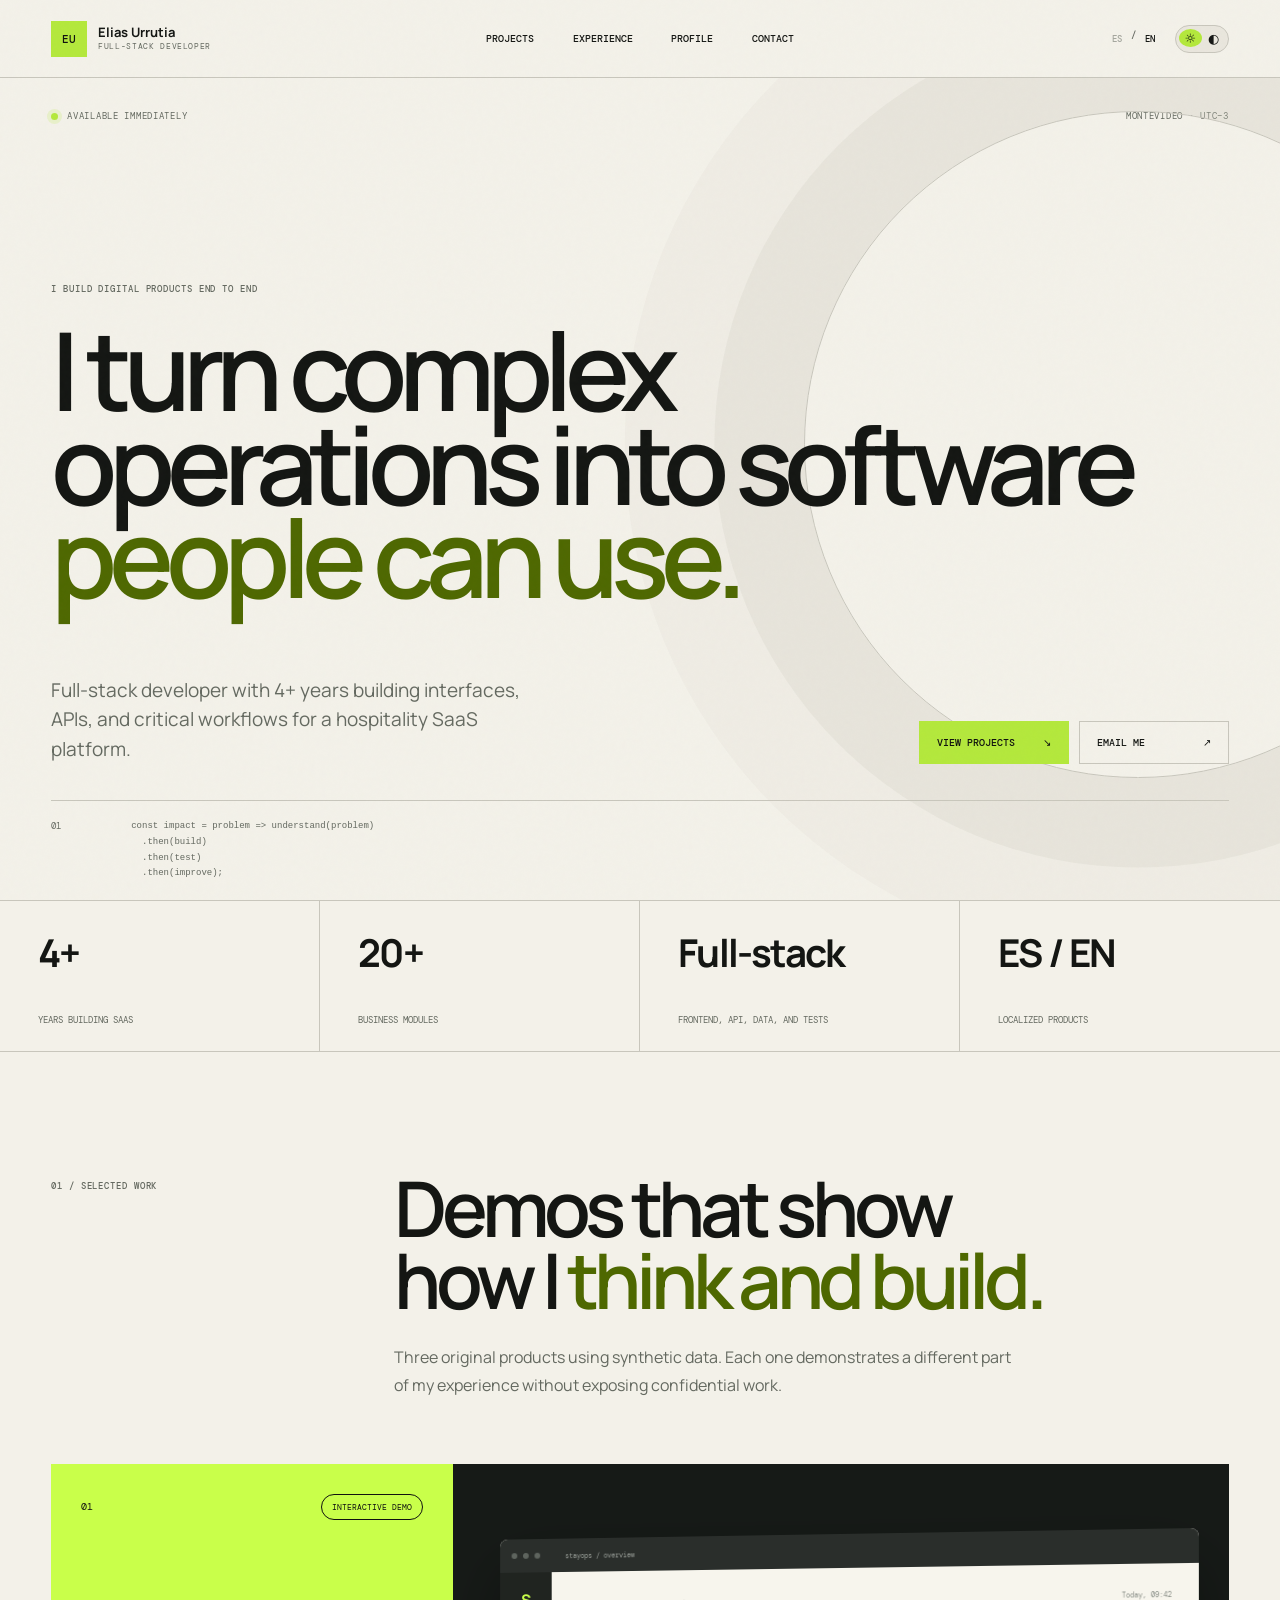
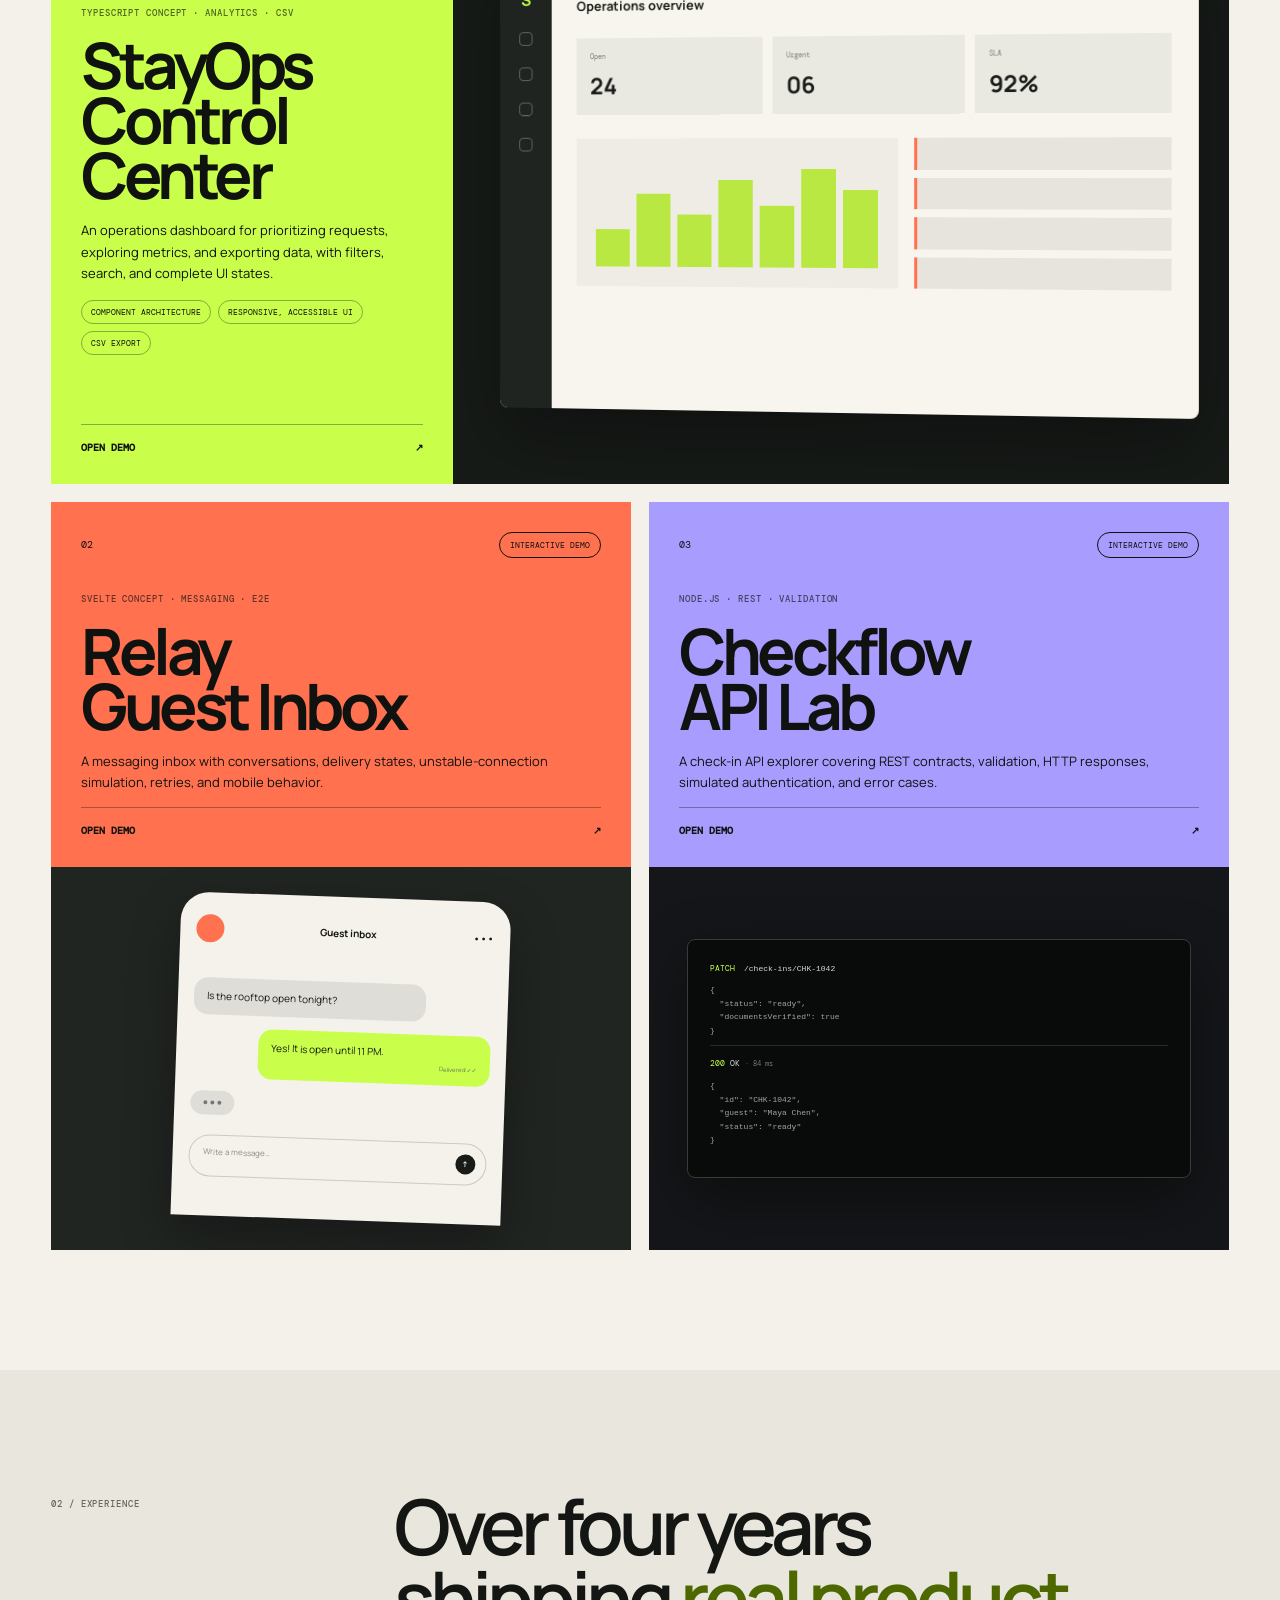
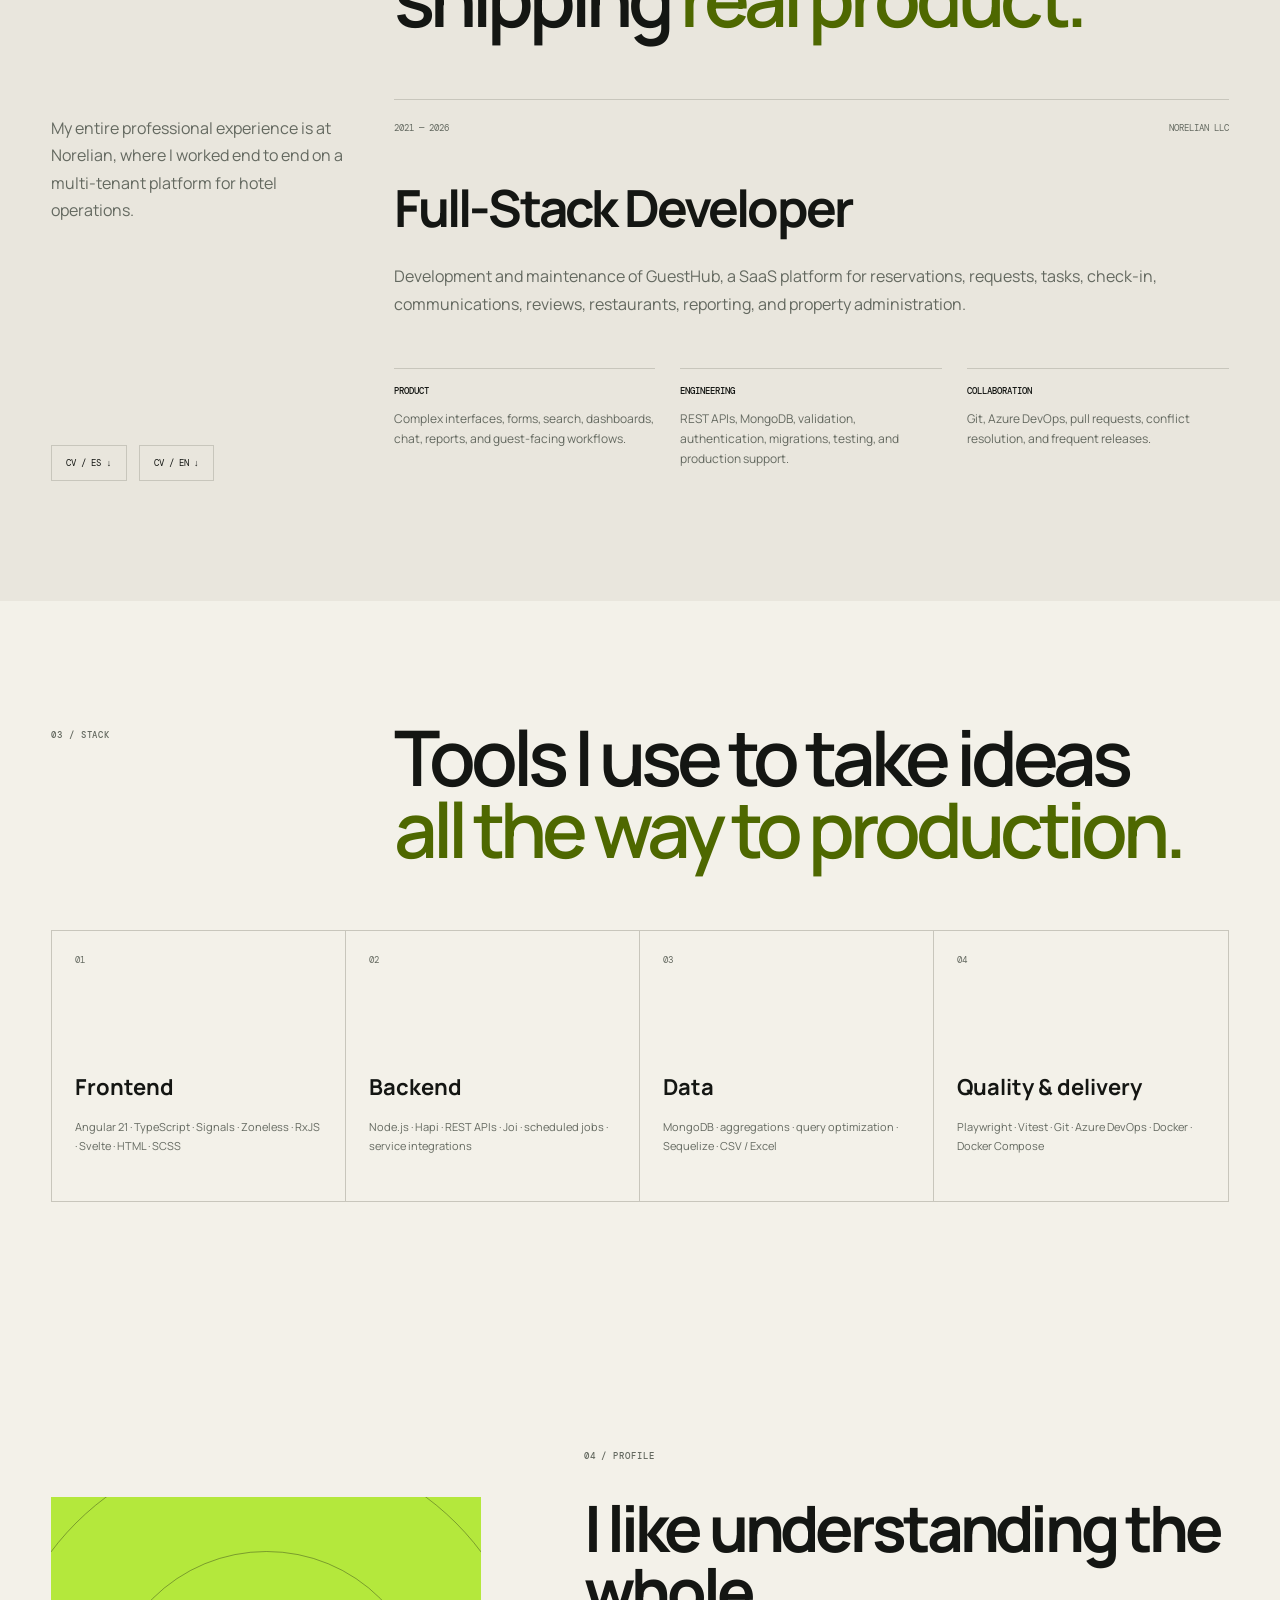
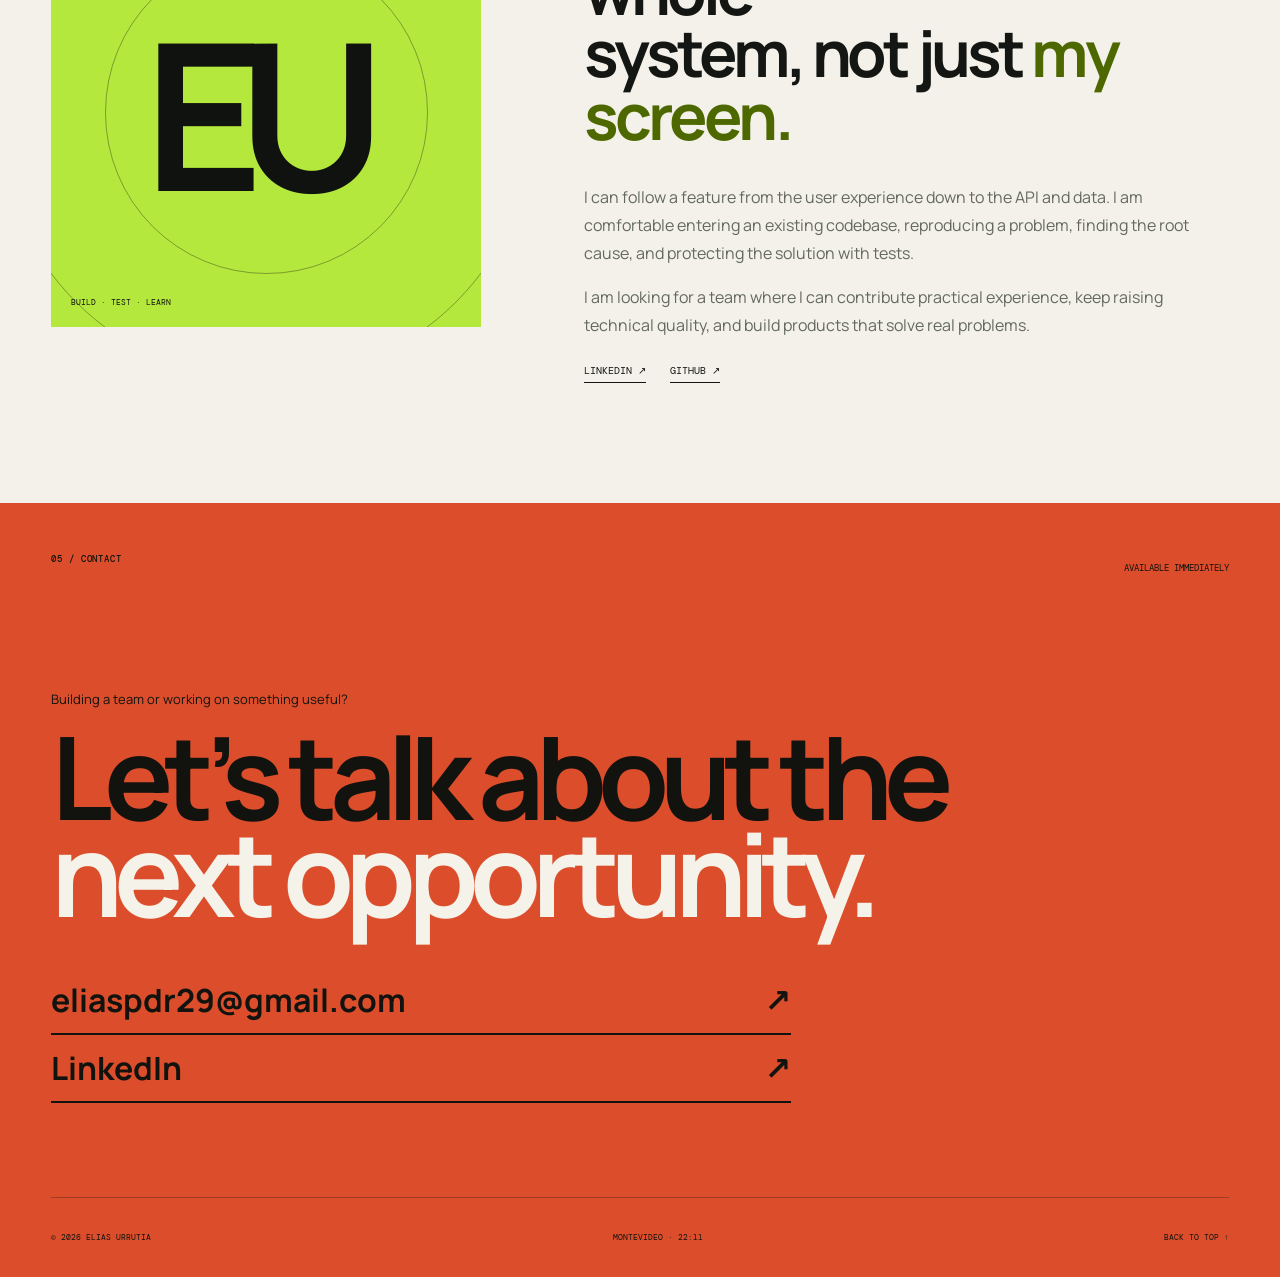
<file: index.html>
<!doctype html>
<html lang="es" data-theme="dark">
  <head>
    <meta charset="UTF-8" />
    <meta name="viewport" content="width=device-width, initial-scale=1.0" />
    <meta name="theme-color" content="#0b0d0c" />
    <meta name="description" content="Portafolio de Elias Urrutia, desarrollador full-stack especializado en Angular, TypeScript, Svelte y Node.js." />
    <meta property="og:title" content="Elias Urrutia — Full-Stack Developer" />
    <meta property="og:description" content="Software para operaciones complejas, construido de punta a punta." />
    <meta property="og:type" content="website" />
    <title>Elias Urrutia — Full-Stack Developer</title>
    <link rel="preconnect" href="https://fonts.googleapis.com" />
    <link rel="preconnect" href="https://fonts.gstatic.com" crossorigin />
    <link href="https://fonts.googleapis.com/css2?family=DM+Mono:wght@400;500&family=Manrope:wght@400;500;600;700;800&display=swap" rel="stylesheet" />
    <link rel="stylesheet" href="styles.css?v=20260920-2" />
    <script src="script.js?v=20260920-2" defer></script>
  </head>
  <body>
    <a class="skip-link" href="#main" data-i18n="skip">Saltar al contenido</a>
    <div class="noise" aria-hidden="true"></div>
    <header class="site-header">
      <a class="brand" href="#home" aria-label="Elias Urrutia — inicio"><span class="brand-mark">EU</span><span class="brand-copy">Elias Urrutia<small>Full-stack developer</small></span></a>
      <button class="menu-button" type="button" aria-expanded="false" aria-controls="site-nav"><span></span><span></span><span class="sr-only" data-i18n="menu">Abrir menú</span></button>
      <nav id="site-nav" aria-label="Navegación principal"><a href="#work" data-i18n="navWork">Proyectos</a><a href="#experience" data-i18n="navExperience">Experiencia</a><a href="#about" data-i18n="navAbout">Perfil</a><a href="#contact" data-i18n="navContact">Contacto</a></nav>
      <div class="header-tools"><div class="language-switch" role="group" aria-label="Idioma"><button type="button" data-lang="es" aria-pressed="true">ES</button><span>/</span><button type="button" data-lang="en" aria-pressed="false">EN</button></div><button class="theme-button" type="button" aria-label="Cambiar tema" data-theme-toggle><span class="sun">☼</span><span class="moon">◐</span></button></div>
    </header>

    <main id="main">
      <section class="hero" id="home" aria-labelledby="hero-title">
        <div class="hero-meta reveal"><p class="availability"><span></span><span data-i18n="availability">Disponibilidad inmediata</span></p><p>MONTEVIDEO · UTC−3</p></div>
        <div class="hero-copy reveal"><p class="kicker" data-i18n="heroKicker">Desarrollo productos digitales de punta a punta</p><h1 id="hero-title" data-i18n-html="heroTitle">Convierto operaciones<br />complejas en software<br /><em>simple de usar.</em></h1></div>
        <div class="hero-footer reveal"><p data-i18n="heroBody">Desarrollador full-stack con más de cuatro años creando interfaces, APIs y flujos críticos para una plataforma SaaS hotelera.</p><div class="hero-actions"><a class="button button--solid" href="#work"><span data-i18n="viewWork">Ver proyectos</span><span aria-hidden="true">↘</span></a><a class="button button--ghost" href="mailto:eliaspdr29@gmail.com"><span data-i18n="emailMe">Escríbeme</span><span aria-hidden="true">↗</span></a></div></div>
        <div class="hero-code" aria-hidden="true"><span>01</span><code>const impact = problem =&gt; understand(problem)<br />&nbsp;&nbsp;.then(build)<br />&nbsp;&nbsp;.then(test)<br />&nbsp;&nbsp;.then(improve);</code></div>
      </section>

      <section class="proof" aria-label="Resumen profesional"><article><strong>4+</strong><span data-i18n="years">años construyendo SaaS</span></article><article><strong>20+</strong><span data-i18n="modules">módulos de negocio</span></article><article><strong>Full-stack</strong><span data-i18n="endToEnd">frontend, API, datos y pruebas</span></article><article><strong>ES / EN</strong><span data-i18n="localized">productos internacionalizados</span></article></section>

      <section class="work section" id="work" aria-labelledby="work-title">
        <div class="section-head reveal"><p class="section-label">01 / <span data-i18n="selectedWork">Trabajo seleccionado</span></p><div><h2 id="work-title" data-i18n-html="workTitle">Demos que enseñan<br />cómo <em>pienso y construyo.</em></h2><p data-i18n="workIntro">Tres productos originales con datos sintéticos. Cada uno demuestra una parte distinta de mi experiencia sin exponer trabajo confidencial.</p></div></div>
        <div class="project-grid">
          <article class="project-card project-card--wide reveal">
            <div class="project-info"><div class="project-top"><span>01</span><span class="status-chip" data-i18n="liveDemo">Demo interactiva</span></div><div><p class="project-type">TYPESCRIPT CONCEPT · ANALYTICS · CSV</p><h3>StayOps<br />Control Center</h3><p data-i18n="dashboardDescription">Panel operativo para priorizar solicitudes, explorar métricas y exportar información. Incluye filtros, búsqueda y estados reales de interfaz.</p><ul><li>Component architecture</li><li data-i18n="responsiveUi">Interfaz responsive y accesible</li><li data-i18n="exportCsv">Exportación CSV</li></ul></div><a class="project-link" href="dashboard.html"><span data-i18n="openDemo">Abrir demo</span><span>↗</span></a></div>
            <div class="project-preview dashboard-preview" aria-hidden="true"><div class="preview-window"><div class="window-bar"><i></i><i></i><i></i><span>stayops / overview</span></div><div class="dash-shell"><aside><b>S</b><i></i><i></i><i></i><i></i></aside><div class="dash-content"><div class="dash-heading"><span>Operations overview</span><small>Today, 09:42</small></div><div class="metric-row"><span><small>Open</small><b>24</b></span><span><small>Urgent</small><b>06</b></span><span><small>SLA</small><b>92%</b></span></div><div class="dash-lower"><div class="bars"><i></i><i></i><i></i><i></i><i></i><i></i><i></i></div><div class="ticket-list"><span></span><span></span><span></span><span></span></div></div></div></div></div></div>
          </article>
          <article class="project-card reveal">
            <div class="project-info"><div class="project-top"><span>02</span><span class="status-chip" data-i18n="liveDemo">Demo interactiva</span></div><div><p class="project-type">SVELTE CONCEPT · MESSAGING · E2E</p><h3>Relay<br />Guest Inbox</h3><p data-i18n="chatDescription">Bandeja de mensajería con conversaciones, estados de entrega, conexión inestable, reintentos y comportamiento móvil.</p></div><a class="project-link" href="chat.html"><span data-i18n="openDemo">Abrir demo</span><span>↗</span></a></div>
            <div class="project-preview chat-preview" aria-hidden="true"><div class="chat-phone"><div class="chat-phone-top"><i></i><span>Guest inbox</span><b>•••</b></div><div class="bubble bubble--them">Is the rooftop open tonight?</div><div class="bubble bubble--me">Yes! It is open until 11 PM.<small>Delivered ✓✓</small></div><div class="typing"><i></i><i></i><i></i></div><div class="composer">Write a message… <b>↑</b></div></div></div>
          </article>
          <article class="project-card project-card--dark reveal">
            <div class="project-info"><div class="project-top"><span>03</span><span class="status-chip" data-i18n="liveDemo">Demo interactiva</span></div><div><p class="project-type">NODE.JS · REST · VALIDATION</p><h3>Checkflow<br />API Lab</h3><p data-i18n="apiDescription">Explorador de una API de check-in: contratos REST, validación, respuestas HTTP, autenticación simulada y casos de error.</p></div><a class="project-link" href="api.html"><span data-i18n="openDemo">Abrir demo</span><span>↗</span></a></div>
            <div class="project-preview api-preview" aria-hidden="true"><div class="terminal"><div><span class="method">PATCH</span><code>/check-ins/CHK-1042</code></div><pre>{
  "status": "ready",
  "documentsVerified": true
}</pre><p><i>200</i> OK <small>· 84 ms</small></p><pre>{
  "id": "CHK-1042",
  "guest": "Maya Chen",
  "status": "ready"
}</pre></div></div>
          </article>
        </div>
      </section>

      <section class="experience section" id="experience" aria-labelledby="experience-title">
        <div class="section-head section-head--compact reveal"><p class="section-label">02 / <span data-i18n="experience">Experiencia</span></p><h2 id="experience-title" data-i18n-html="experienceTitle">Más de cuatro años<br />entregando <em>producto real.</em></h2></div>
        <div class="experience-layout"><aside class="experience-summary reveal"><p data-i18n="experienceSummary">Toda mi experiencia profesional corresponde a Norelian, donde trabajé de punta a punta en una plataforma multi-tenant para operaciones hoteleras.</p><div class="cv-actions"><a href="CV_ELIAS_URRUTIA_ES.pdf" download>CV / ES ↓</a><a href="CV_ELIAS_URRUTIA_EN.pdf" download>CV / EN ↓</a></div></aside><article class="role reveal"><div class="role-meta"><span>2021 — 2026</span><span>NORELIAN LLC</span></div><h3 data-i18n="roleTitle">Desarrollador Full-Stack</h3><p data-i18n="roleBody">Desarrollo y mantenimiento de GuestHub, una plataforma SaaS para reservaciones, solicitudes, tareas, check-in, comunicaciones, reseñas, restaurantes, reportes y administración de propiedades.</p><div class="role-columns"><div><h4 data-i18n="product">Producto</h4><p data-i18n="productBody">Interfaces complejas, formularios, buscadores, dashboards, chat, reportes y flujos para huéspedes.</p></div><div><h4 data-i18n="engineering">Ingeniería</h4><p data-i18n="engineeringBody">APIs REST, MongoDB, validación, autenticación, migraciones, pruebas y soporte de producción.</p></div><div><h4 data-i18n="collaboration">Colaboración</h4><p data-i18n="collaborationBody">Git, Azure DevOps, pull requests, resolución de conflictos y entregas frecuentes.</p></div></div></article></div>
      </section>

      <section class="stack section" aria-labelledby="stack-title"><div class="section-head section-head--compact reveal"><p class="section-label">03 / STACK</p><h2 id="stack-title" data-i18n-html="stackTitle">Herramientas que uso para<br /><em>llevar ideas a producción.</em></h2></div><div class="stack-grid reveal"><article><span>01</span><h3>Frontend</h3><p>Angular 21 · TypeScript · Signals · Zoneless · RxJS · Svelte · HTML · SCSS</p></article><article><span>02</span><h3>Backend</h3><p>Node.js · Hapi · REST APIs · Joi · scheduled jobs · service integrations</p></article><article><span>03</span><h3>Data</h3><p>MongoDB · aggregations · query optimization · Sequelize · CSV / Excel</p></article><article><span>04</span><h3>Quality &amp; delivery</h3><p>Playwright · Vitest · Git · Azure DevOps · Docker · Docker Compose</p></article></div></section>

      <section class="about section" id="about" aria-labelledby="about-title"><div class="about-visual reveal" aria-hidden="true"><span class="orbit orbit--one"></span><span class="orbit orbit--two"></span><strong>EU</strong><small>BUILD · TEST · LEARN</small></div><div class="about-copy reveal"><p class="section-label">04 / <span data-i18n="profile">Perfil</span></p><h2 id="about-title" data-i18n-html="aboutTitle">Me gusta entender el sistema<br />completo, no sólo <em>mi pantalla.</em></h2><p data-i18n="aboutBody">Puedo seguir una funcionalidad desde la experiencia del usuario hasta la API y los datos. Me siento cómodo entrando en código existente, reproduciendo un problema, encontrando la causa raíz y protegiendo la solución con pruebas.</p><p data-i18n="aboutGoal">Busco un equipo donde pueda aportar experiencia práctica, seguir elevando la calidad técnica y construir productos que resuelvan problemas reales.</p><div class="profile-links"><a href="https://www.linkedin.com/in/elias-urrutia-066410167/" target="_blank" rel="noreferrer">LinkedIn ↗</a><a href="https://github.com/eliasurrutia" target="_blank" rel="noreferrer">GitHub ↗</a></div></div></section>

      <section class="contact" id="contact" aria-labelledby="contact-title"><div class="contact-meta"><p class="section-label">05 / <span data-i18n="contact">Contacto</span></p><p data-i18n="availabilityShort">Disponibilidad inmediata</p></div><div class="contact-main reveal"><p data-i18n="contactKicker">¿Estás formando un equipo o construyendo algo útil?</p><h2 id="contact-title" data-i18n-html="contactTitle">Hablemos de la<br /><em>próxima oportunidad.</em></h2><div class="contact-links"><a href="mailto:eliaspdr29@gmail.com">eliaspdr29@gmail.com <span>↗</span></a><a href="https://www.linkedin.com/in/elias-urrutia-066410167/" target="_blank" rel="noreferrer">LinkedIn <span>↗</span></a></div></div><footer><p>© <span id="year">2026</span> ELIAS URRUTIA</p><p>MONTEVIDEO · <span id="local-time">00:00</span></p><a href="#home"><span data-i18n="backTop">Volver arriba</span> ↑</a></footer></section>
    </main>
  </body>
</html>
</file>
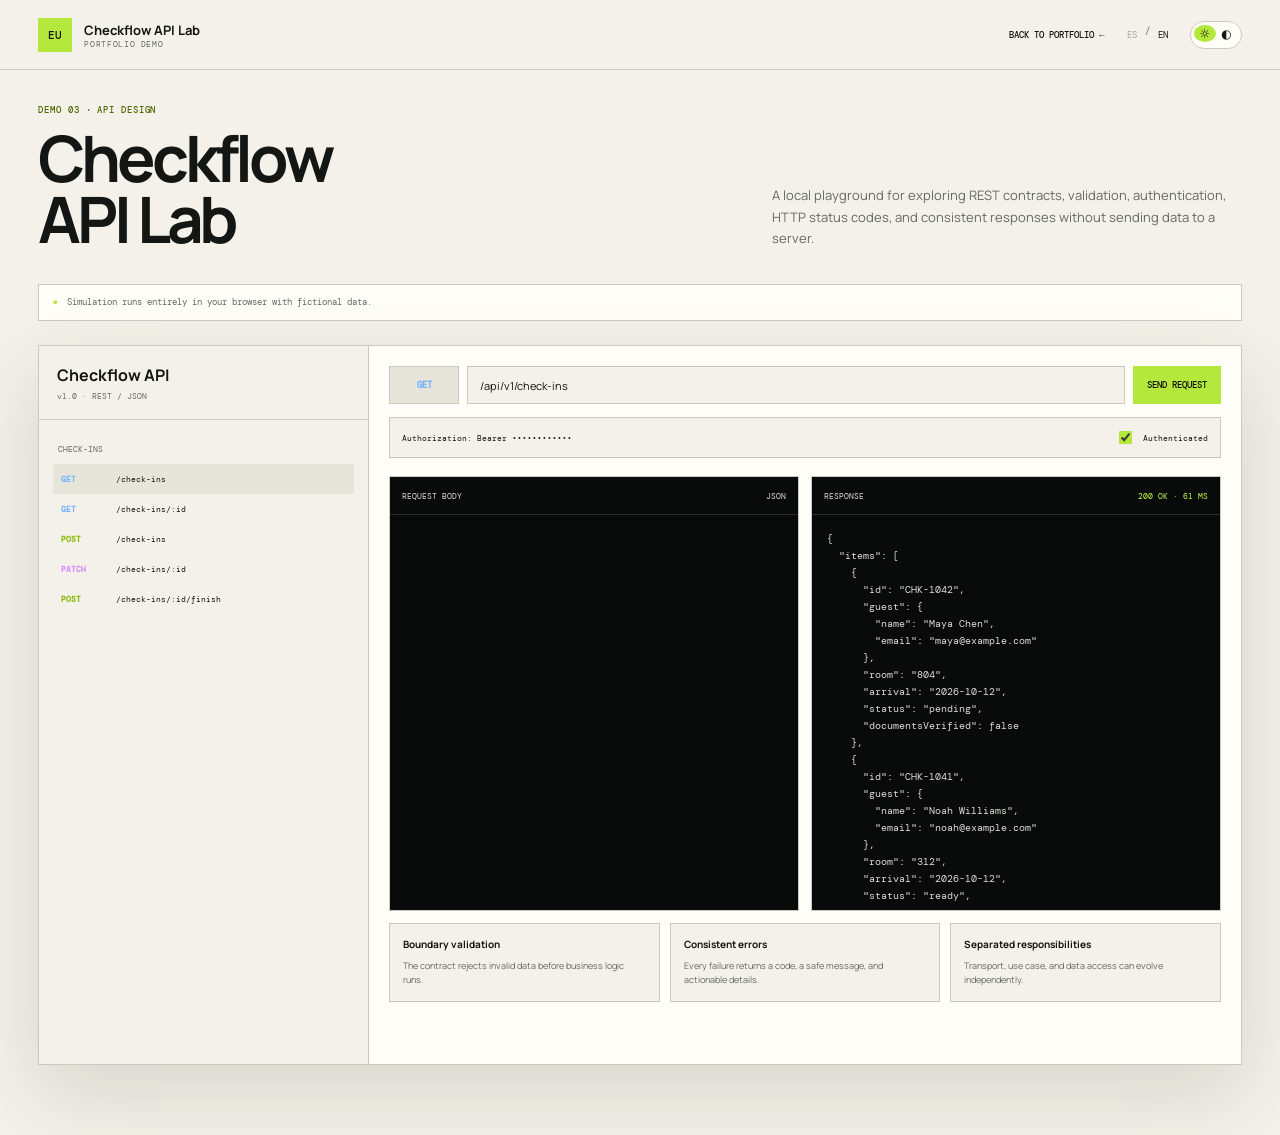
<file: api.html>
<!doctype html>
<html lang="es" data-theme="dark">
  <head><meta charset="UTF-8" /><meta name="viewport" content="width=device-width,initial-scale=1" /><meta name="theme-color" content="#0b0d0c" /><title>Checkflow API Lab — Elias Urrutia</title><link rel="preconnect" href="https://fonts.googleapis.com" /><link rel="preconnect" href="https://fonts.gstatic.com" crossorigin /><link href="https://fonts.googleapis.com/css2?family=DM+Mono:wght@400;500&family=Manrope:wght@400;500;600;700;800&display=swap" rel="stylesheet" /><link rel="stylesheet" href="demo.css" /><script src="demo-shell.js" defer></script><script src="api.js" defer></script></head>
  <body>
    <header class="demo-header"><a class="demo-brand" href="index.html"><b>EU</b><span>Checkflow API Lab<small>Portfolio demo</small></span></a><nav class="demo-nav"><a class="back-link" href="index.html"><span data-i18n="back">Volver al portafolio</span> ←</a><div class="language-switch"><button data-lang="es">ES</button><span>/</span><button data-lang="en">EN</button></div><button class="theme-button" data-theme-toggle aria-label="Cambiar tema"><span class="sun">☼</span><span class="moon">◐</span></button></nav></header>
    <main class="demo-page">
      <section class="demo-intro"><div><p class="eyebrow" data-i18n="eyebrow">Demo 03 · Diseño de APIs</p><h1>Checkflow<br />API Lab</h1></div><p data-i18n="intro">Un playground local para explorar contratos REST, validación, autenticación, estados HTTP y respuestas consistentes sin enviar información a un servidor.</p></section>
      <p class="demo-disclaimer"><b>●</b><span data-i18n="disclaimer">Simulación ejecutada completamente en el navegador con datos ficticios.</span></p>
      <section class="app-shell api-app" aria-label="Checkflow API explorer">
        <aside class="endpoint-sidebar"><div class="api-title"><h2>Checkflow API</h2><p>v1.0 · REST / JSON</p></div><div class="endpoint-group"><h3 data-i18n="checkins">Check-ins</h3><button class="endpoint active" data-route="list"><span class="http-method get">GET</span><span>/check-ins</span></button><button class="endpoint" data-route="get"><span class="http-method get">GET</span><span>/check-ins/:id</span></button><button class="endpoint" data-route="create"><span class="http-method post">POST</span><span>/check-ins</span></button><button class="endpoint" data-route="update"><span class="http-method patch">PATCH</span><span>/check-ins/:id</span></button><button class="endpoint" data-route="finish"><span class="http-method post">POST</span><span>/check-ins/:id/finish</span></button></div></aside>
        <div class="api-workspace"><div class="request-line"><span class="method-display get" id="method">GET</span><input class="field url-field" id="url" readonly value="/api/v1/check-ins" /><button class="action action--primary" id="send-request" data-i18n="run">Enviar petición</button></div><div class="auth-row"><span>Authorization: Bearer ••••••••••••</span><label class="switch"><input id="auth-toggle" type="checkbox" checked /><span data-i18n="authenticated">Autenticada</span></label></div><div class="editor-grid"><section class="code-panel"><header class="code-panel-head"><span data-i18n="body">Request body</span><span>JSON</span></header><textarea class="code-editor" id="request-body" spellcheck="false" aria-label="Request JSON"></textarea></section><section class="code-panel"><header class="code-panel-head"><span data-i18n="response">Response</span><span class="response-status" id="response-status">200 OK · 48 ms</span></header><pre class="code-response" id="response-body"></pre></section></div><div class="api-notes"><article><h3 data-i18n="validation">Validación en el límite</h3><p data-i18n="validationBody">El contrato rechaza datos inválidos antes de ejecutar la lógica de negocio.</p></article><article><h3 data-i18n="errors">Errores consistentes</h3><p data-i18n="errorsBody">Cada fallo devuelve código, mensaje seguro y detalles accionables.</p></article><article><h3 data-i18n="layers">Responsabilidades separadas</h3><p data-i18n="layersBody">Transporte, caso de uso y acceso a datos evolucionan de forma independiente.</p></article></div></div>
      </section>
    </main>
    <div class="toast" id="toast" role="status"></div>
  </body>
</html>
</file>
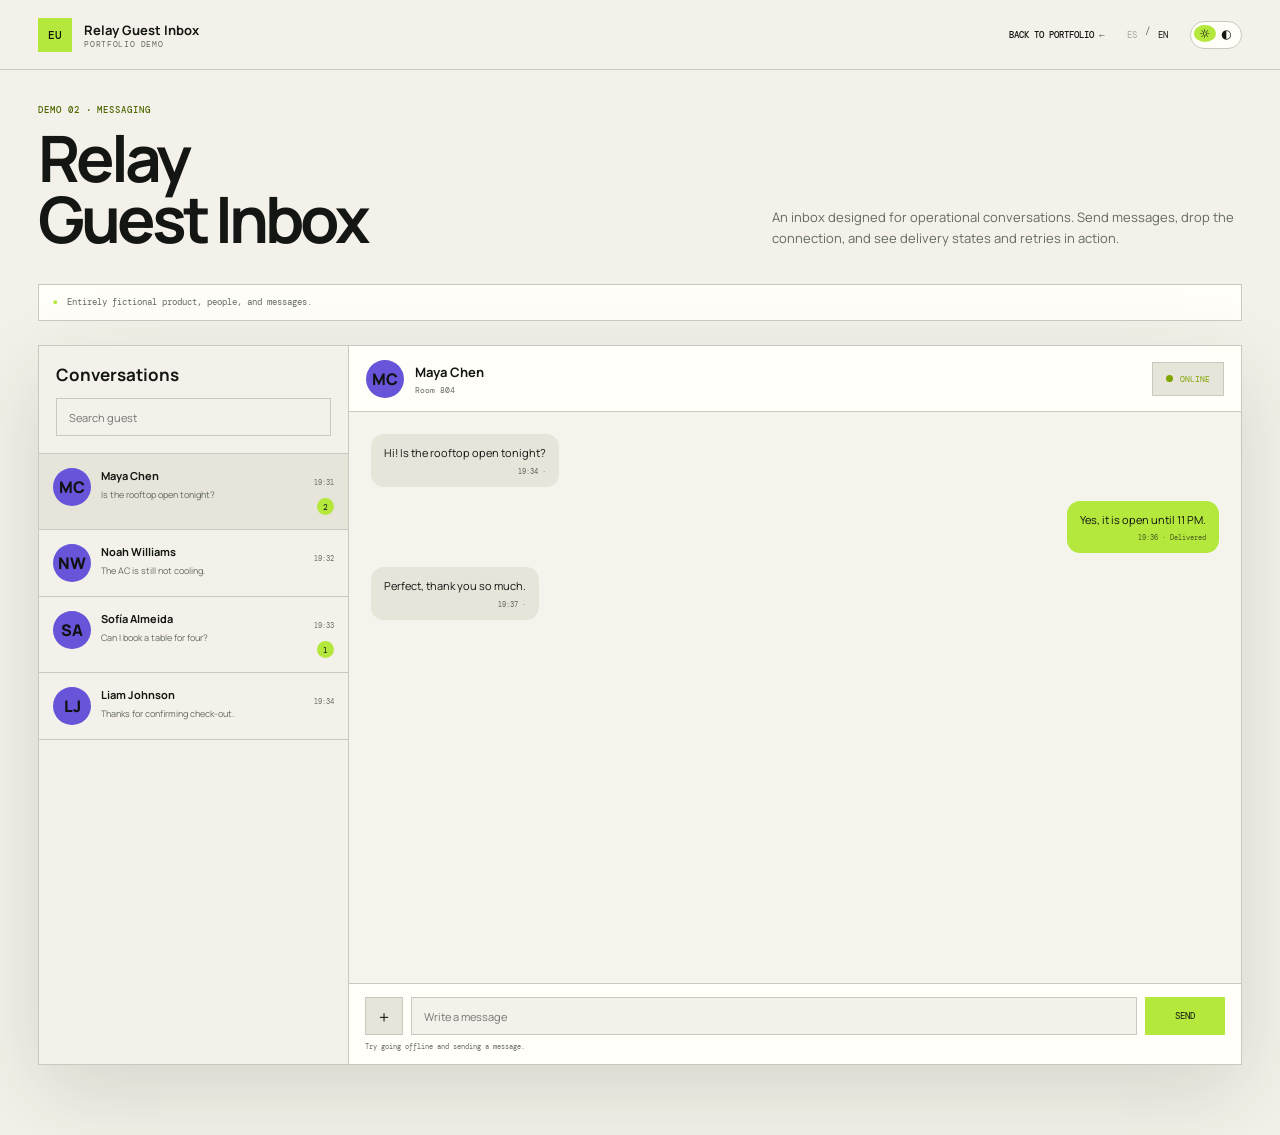
<file: chat.html>
<!doctype html>
<html lang="es" data-theme="dark">
  <head><meta charset="UTF-8" /><meta name="viewport" content="width=device-width,initial-scale=1" /><meta name="theme-color" content="#0b0d0c" /><title>Relay Guest Inbox — Elias Urrutia</title><link rel="preconnect" href="https://fonts.googleapis.com" /><link rel="preconnect" href="https://fonts.gstatic.com" crossorigin /><link href="https://fonts.googleapis.com/css2?family=DM+Mono:wght@400;500&family=Manrope:wght@400;500;600;700;800&display=swap" rel="stylesheet" /><link rel="stylesheet" href="demo.css" /><script src="demo-shell.js" defer></script><script src="chat.js" defer></script></head>
  <body>
    <header class="demo-header"><a class="demo-brand" href="index.html"><b>EU</b><span>Relay Guest Inbox<small>Portfolio demo</small></span></a><nav class="demo-nav"><a class="back-link" href="index.html"><span data-i18n="back">Volver al portafolio</span> ←</a><div class="language-switch"><button data-lang="es">ES</button><span>/</span><button data-lang="en">EN</button></div><button class="theme-button" data-theme-toggle aria-label="Cambiar tema"><span class="sun">☼</span><span class="moon">◐</span></button></nav></header>
    <main class="demo-page">
      <section class="demo-intro"><div><p class="eyebrow" data-i18n="eyebrow">Demo 02 · Mensajería</p><h1>Relay<br />Guest Inbox</h1></div><p data-i18n="intro">Una bandeja diseñada para conversaciones operativas. Envía mensajes, corta la conexión y comprueba cómo funcionan los estados y reintentos.</p></section>
      <p class="demo-disclaimer"><b>●</b><span data-i18n="disclaimer">Producto, personas y mensajes completamente ficticios.</span></p>
      <section class="app-shell chat-app" aria-label="Relay messaging demo">
        <aside class="inbox"><div class="inbox-head"><h2 data-i18n="inbox">Conversaciones</h2><input id="conversation-search" class="field" type="search" data-i18n-placeholder="search" placeholder="Buscar huésped" /></div><div class="conversation-list" id="conversation-list"></div></aside>
        <div class="chat-panel"><header class="chat-head"><div class="guest-meta"><span class="avatar" id="active-avatar">MC</span><div><h2 id="active-name">Maya Chen</h2><p id="active-room">Habitación 804</p></div></div><button id="connection-toggle" class="action"><span class="connection" id="connection-state" data-i18n="online">En línea</span></button></header><div class="messages" id="messages" aria-live="polite"></div><form class="composer-area" id="message-form"><div class="composer-row"><button class="icon-button" type="button" aria-label="Adjuntar">＋</button><input class="field" id="message-input" autocomplete="off" data-i18n-placeholder="messagePlaceholder" placeholder="Escribe un mensaje" /><button class="send-button" id="send-button" type="submit" data-i18n="send">Enviar</button></div><p class="composer-hint" data-i18n="hint">Prueba desconectar la red y enviar un mensaje.</p></form></div>
      </section>
    </main>
    <div class="toast" id="toast" role="status"></div>
  </body>
</html>
</file>
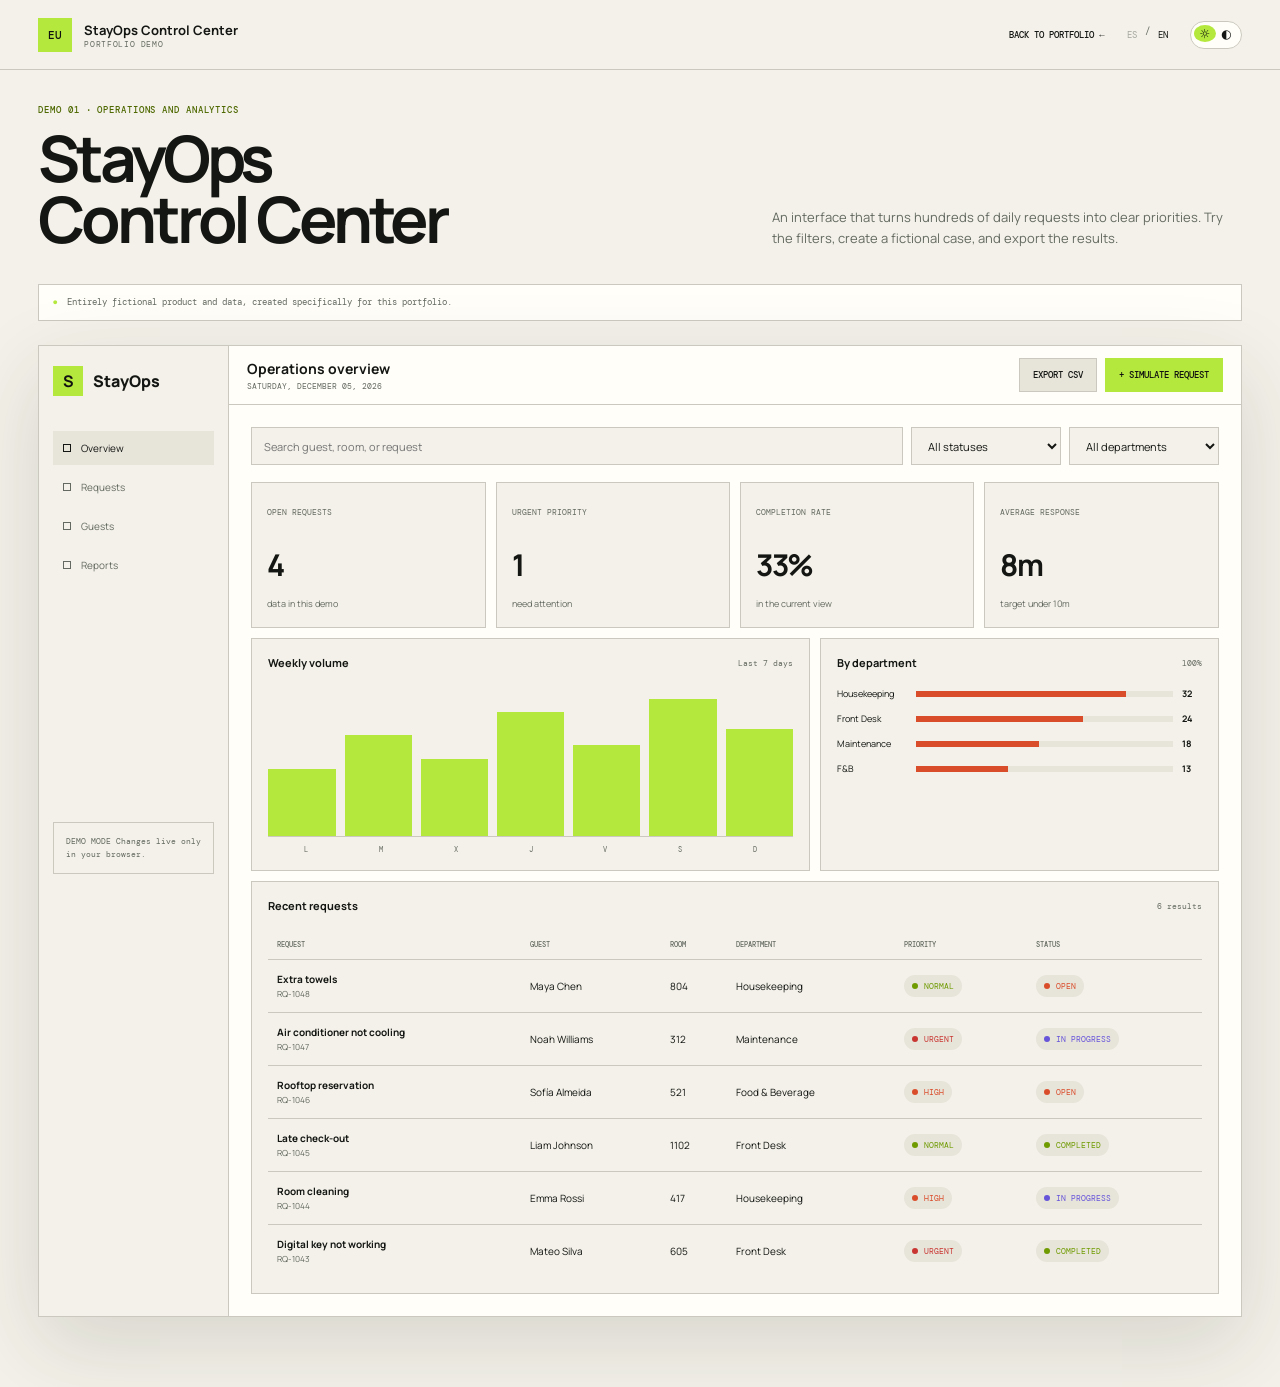
<file: dashboard.html>
<!doctype html>
<html lang="es" data-theme="dark">
  <head>
    <meta charset="UTF-8" /><meta name="viewport" content="width=device-width,initial-scale=1" /><meta name="theme-color" content="#0b0d0c" />
    <title>StayOps Control Center — Elias Urrutia</title>
    <link rel="preconnect" href="https://fonts.googleapis.com" /><link rel="preconnect" href="https://fonts.gstatic.com" crossorigin /><link href="https://fonts.googleapis.com/css2?family=DM+Mono:wght@400;500&family=Manrope:wght@400;500;600;700;800&display=swap" rel="stylesheet" /><link rel="stylesheet" href="demo.css" />
    <script src="demo-shell.js" defer></script><script src="dashboard.js" defer></script>
  </head>
  <body>
    <header class="demo-header"><a class="demo-brand" href="index.html"><b>EU</b><span>StayOps Control Center<small>Portfolio demo</small></span></a><nav class="demo-nav"><a class="back-link" href="index.html"><span data-i18n="back">Volver al portafolio</span> ←</a><div class="language-switch"><button data-lang="es">ES</button><span>/</span><button data-lang="en">EN</button></div><button class="theme-button" data-theme-toggle aria-label="Cambiar tema"><span class="sun">☼</span><span class="moon">◐</span></button></nav></header>
    <main class="demo-page">
      <section class="demo-intro"><div><p class="eyebrow" data-i18n="eyebrow">Demo 01 · Operaciones y analítica</p><h1>StayOps<br />Control Center</h1></div><p data-i18n="intro">Una interfaz para convertir cientos de solicitudes diarias en prioridades claras. Prueba los filtros, crea un caso ficticio y exporta los resultados.</p></section>
      <p class="demo-disclaimer"><b>●</b><span data-i18n="disclaimer">Producto y datos completamente ficticios, creados para este portafolio.</span></p>
      <section class="app-shell dashboard-app" aria-label="StayOps demo">
        <aside class="side-nav"><div class="side-logo"><b>S</b> StayOps</div><div class="side-menu"><button class="active"><i></i><span data-i18n="overview">Resumen</span></button><button><i></i><span data-i18n="requests">Solicitudes</span></button><button><i></i><span data-i18n="guests">Huéspedes</span></button><button><i></i><span data-i18n="reports">Reportes</span></button></div><p class="side-note" data-i18n="sideNote">DEMO MODE<br />Los cambios viven sólo en tu navegador.</p></aside>
        <div class="dash-main">
          <header class="app-topbar"><div><h2 data-i18n="operations">Resumen de operaciones</h2><p id="dashboard-date"></p></div><div class="top-actions"><button class="action" id="export-csv" data-i18n="export">Exportar CSV</button><button class="action action--primary" id="add-request" data-i18n="add">+ Simular solicitud</button></div></header>
          <div class="dashboard-content">
            <div class="filters"><input class="field" id="request-search" type="search" data-i18n-placeholder="search" placeholder="Buscar huésped, habitación o solicitud" /><select class="field" id="status-filter" aria-label="Estado"><option value="all" data-i18n="allStatuses">Todos los estados</option><option value="open" data-i18n="open">Abierta</option><option value="progress" data-i18n="progress">En progreso</option><option value="done" data-i18n="done">Finalizada</option></select><select class="field" id="department-filter" aria-label="Departamento"><option value="all" data-i18n="allDepartments">Todos los departamentos</option><option>Housekeeping</option><option>Front Desk</option><option>Maintenance</option><option>Food &amp; Beverage</option></select></div>
            <div class="metrics"><article class="metric"><span data-i18n="openRequests">Solicitudes abiertas</span><strong id="metric-open">0</strong><small data-i18n="liveData">datos de esta demo</small></article><article class="metric"><span data-i18n="urgent">Prioridad urgente</span><strong id="metric-urgent">0</strong><small data-i18n="needAttention">requieren atención</small></article><article class="metric"><span data-i18n="completion">Finalización</span><strong id="metric-completion">0%</strong><small data-i18n="currentView">en la vista actual</small></article><article class="metric"><span data-i18n="response">Respuesta media</span><strong>8m</strong><small data-i18n="target">objetivo menor a 10m</small></article></div>
            <div class="analytics-row"><article class="panel"><div class="panel-head"><h3 data-i18n="weekly">Volumen semanal</h3><span data-i18n="lastSeven">Últimos 7 días</span></div><div class="bar-chart" aria-label="Weekly request chart"><span class="bar-group"><i style="height:45%"></i></span><span class="bar-group"><i style="height:68%"></i></span><span class="bar-group"><i style="height:52%"></i></span><span class="bar-group"><i style="height:83%"></i></span><span class="bar-group"><i style="height:61%"></i></span><span class="bar-group"><i style="height:92%"></i></span><span class="bar-group"><i style="height:72%"></i></span></div><div class="chart-labels"><span>L</span><span>M</span><span>X</span><span>J</span><span>V</span><span>S</span><span>D</span></div></article><article class="panel"><div class="panel-head"><h3 data-i18n="byDepartment">Por departamento</h3><span>100%</span></div><div class="department-list"><div class="department-row"><span>Housekeeping</span><span class="department-bar"><i style="width:82%"></i></span><b>32</b></div><div class="department-row"><span>Front Desk</span><span class="department-bar"><i style="width:65%"></i></span><b>24</b></div><div class="department-row"><span>Maintenance</span><span class="department-bar"><i style="width:48%"></i></span><b>18</b></div><div class="department-row"><span>F&amp;B</span><span class="department-bar"><i style="width:36%"></i></span><b>13</b></div></div></article></div>
            <article class="panel"><div class="panel-head"><h3 data-i18n="recent">Solicitudes recientes</h3><span id="result-count"></span></div><div id="request-table-wrap"></div></article>
          </div>
        </div>
      </section>
    </main>
    <div class="toast" id="toast" role="status"></div>
  </body>
</html>
</file>
<file: styles.css>
:root {
  color-scheme: dark;
  --bg: #0b0d0c;
  --surface: #121513;
  --surface-2: #191d1a;
  --text: #f3f3eb;
  --muted: #9ba098;
  --line: #30352f;
  --accent: #c9ff4a;
  --accent-text: #c9ff4a;
  --accent-2: #ff6b45;
  --card-text: #10120f;
  --shadow: rgba(0, 0, 0, .35);
  --sans: "Manrope", system-ui, sans-serif;
  --mono: "DM Mono", monospace;
}

:root[data-theme="light"] {
  color-scheme: light;
  --bg: #f3f1e9;
  --surface: #e9e6dd;
  --surface-2: #ddd9cd;
  --text: #141613;
  --muted: #646960;
  --line: #c8c6bc;
  --accent: #b4e83c;
  --accent-text: #4e6800;
  --accent-2: #dc4e2b;
  --card-text: #10120f;
  --shadow: rgba(48, 44, 32, .16);
}

* { box-sizing: border-box; }
html { scroll-behavior: smooth; }
body { margin: 0; overflow-x: hidden; background: var(--bg); color: var(--text); font-family: var(--sans); transition: background .25s, color .25s; }
a { color: inherit; text-decoration: none; }
button { color: inherit; font: inherit; }
em { color: var(--accent-text); font-style: normal; }
.sr-only { position: absolute; width: 1px; height: 1px; padding: 0; margin: -1px; overflow: hidden; clip: rect(0, 0, 0, 0); white-space: nowrap; border: 0; }
.skip-link { position: fixed; top: -80px; left: 20px; z-index: 1000; padding: 12px 16px; background: var(--accent); color: #0b0d0c; }
.skip-link:focus { top: 20px; }
.noise { position: fixed; inset: 0; z-index: 100; pointer-events: none; opacity: .025; background-image: url("data:image/svg+xml,%3Csvg viewBox='0 0 180 180' xmlns='http://www.w3.org/2000/svg'%3E%3Cfilter id='n'%3E%3CfeTurbulence type='fractalNoise' baseFrequency='.9' numOctaves='3' stitchTiles='stitch'/%3E%3C/filter%3E%3Crect width='100%25' height='100%25' filter='url(%23n)' opacity='.8'/%3E%3C/svg%3E"); }

.site-header { position: sticky; top: 0; z-index: 50; height: 78px; display: grid; grid-template-columns: 1fr auto 1fr; align-items: center; gap: 28px; padding: 0 clamp(20px, 4vw, 64px); border-bottom: 1px solid var(--line); background: color-mix(in srgb, var(--bg) 88%, transparent); backdrop-filter: blur(18px); }
.brand { display: flex; align-items: center; gap: 11px; width: max-content; }
.brand-mark { display: grid; place-items: center; width: 36px; height: 36px; background: var(--accent); color: #10120f; font: 500 11px var(--mono); }
.brand-copy { display: grid; font-size: 13px; font-weight: 700; line-height: 1.15; }
.brand-copy small { color: var(--muted); font: 8px/1.5 var(--mono); text-transform: uppercase; letter-spacing: .08em; }
.site-header nav { display: flex; align-items: center; gap: clamp(18px, 3vw, 46px); font: 500 10px var(--mono); text-transform: uppercase; }
.site-header nav a { position: relative; padding: 8px 0; }
.site-header nav a::after { content: ""; position: absolute; left: 0; right: 100%; bottom: 3px; height: 1px; background: var(--accent); transition: right .2s; }
.site-header nav a:hover::after { right: 0; }
.header-tools { justify-self: end; display: flex; align-items: center; gap: 16px; }
.language-switch { display: flex; gap: 5px; color: var(--muted); font: 500 9px var(--mono); }
.language-switch button { border: 0; padding: 4px; background: none; cursor: pointer; opacity: .55; }
.language-switch button[aria-pressed="true"] { color: var(--text); opacity: 1; }
.theme-button { display: grid; grid-template-columns: 1fr 1fr; width: 54px; height: 28px; padding: 3px; border: 1px solid var(--line); border-radius: 30px; background: var(--surface); cursor: pointer; }
.theme-button span { display: grid; place-items: center; border-radius: 50%; font-size: 13px; }
:root[data-theme="dark"] .theme-button .moon, :root[data-theme="light"] .theme-button .sun { background: var(--accent); color: #10120f; }
.menu-button { display: none; border: 0; background: none; }

.hero { position: relative; min-height: calc(100svh - 78px); display: flex; flex-direction: column; padding: 32px clamp(20px, 4vw, 64px) 0; overflow: hidden; }
.hero::before { content: ""; position: absolute; width: min(52vw, 760px); aspect-ratio: 1; right: -15%; top: 4%; border: 1px solid var(--line); border-radius: 50%; box-shadow: 0 0 0 7vw color-mix(in srgb, var(--line) 22%, transparent), 0 0 0 14vw color-mix(in srgb, var(--line) 12%, transparent); pointer-events: none; }
.hero-meta { display: flex; justify-content: space-between; color: var(--muted); font: 9px var(--mono); text-transform: uppercase; letter-spacing: .08em; }
.hero-meta p { margin: 0; }
.availability { display: flex; align-items: center; gap: 9px; }
.availability > span:first-child { width: 7px; height: 7px; border-radius: 50%; background: var(--accent); box-shadow: 0 0 0 4px color-mix(in srgb, var(--accent) 18%, transparent); }
.hero-copy { position: relative; z-index: 1; margin: auto 0 8vh; }
.kicker, .section-label, .project-type { font: 500 9px var(--mono); text-transform: uppercase; letter-spacing: .1em; }
.kicker { margin-bottom: 28px; color: var(--muted); }
.hero h1 { margin: 0; max-width: 1250px; font-size: clamp(54px, 8.5vw, 136px); line-height: .86; letter-spacing: -.075em; font-weight: 600; }
.hero h1 em { color: var(--accent-text); }
.hero-footer { position: relative; z-index: 1; display: flex; align-items: end; justify-content: space-between; gap: 30px; padding-bottom: 36px; }
.hero-footer > p { max-width: 510px; margin: 0; color: var(--muted); font-size: clamp(14px, 1.5vw, 19px); line-height: 1.55; }
.hero-actions { display: flex; gap: 10px; }
.button { min-width: 150px; display: flex; align-items: center; justify-content: space-between; gap: 20px; padding: 14px 17px; border: 1px solid var(--line); font: 500 10px var(--mono); text-transform: uppercase; transition: transform .2s, background .2s; }
.button:hover { transform: translateY(-3px); }
.button--solid { border-color: var(--accent); background: var(--accent); color: #10120f; }
.button--ghost:hover { background: var(--surface); }
.hero-code { display: grid; grid-template-columns: 60px 1fr; gap: 20px; padding: 18px 0; border-top: 1px solid var(--line); color: var(--muted); font: 9px/1.75 var(--mono); }

.proof { display: grid; grid-template-columns: repeat(4, 1fr); border-top: 1px solid var(--line); border-bottom: 1px solid var(--line); }
.proof article { min-height: 150px; display: flex; flex-direction: column; justify-content: space-between; padding: 25px clamp(20px, 3vw, 46px); border-right: 1px solid var(--line); }
.proof article:last-child { border: 0; }
.proof strong { font-size: clamp(25px, 3vw, 46px); letter-spacing: -.05em; }
.proof span { color: var(--muted); font: 9px var(--mono); text-transform: uppercase; }

.section { padding: 120px clamp(20px, 4vw, 64px); }
.section-head { display: grid; grid-template-columns: minmax(150px, .7fr) 2fr; gap: 50px; margin-bottom: 65px; }
.section-head h2 { margin: 0; font-size: clamp(44px, 6vw, 90px); line-height: .94; letter-spacing: -.065em; font-weight: 600; }
.section-head > div > p { max-width: 620px; margin: 28px 0 0; color: var(--muted); line-height: 1.7; }
.section-label { margin: 8px 0 0; color: var(--muted); }
.section-head--compact { grid-template-columns: minmax(150px, .7fr) 2fr; }

.project-grid { display: grid; grid-template-columns: 1fr 1fr; gap: 18px; }
.project-card { min-height: 650px; display: grid; grid-template-rows: 1fr 1.05fr; overflow: hidden; background: #ff714f; color: var(--card-text); }
.project-card--wide { grid-column: 1 / -1; min-height: 620px; grid-template-columns: .75fr 1.45fr; grid-template-rows: none; background: #c9ff4a; }
.project-card--dark { background: #a99cff; }
.project-info { display: flex; flex-direction: column; justify-content: space-between; padding: 30px; }
.project-top { display: flex; align-items: center; justify-content: space-between; font: 10px var(--mono); }
.status-chip { padding: 7px 10px; border: 1px solid currentColor; border-radius: 50px; text-transform: uppercase; font-size: 8px; }
.project-type { margin: 35px 0 18px; opacity: .65; }
.project-info h3 { margin: 0 0 18px; font-size: clamp(42px, 5vw, 74px); line-height: .86; letter-spacing: -.07em; }
.project-info p:not(.project-type) { max-width: 520px; font-size: 13px; line-height: 1.65; }
.project-info ul { display: flex; flex-wrap: wrap; gap: 7px; padding: 0; list-style: none; }
.project-info li { padding: 6px 9px; border: 1px solid color-mix(in srgb, currentColor 35%, transparent); border-radius: 50px; font: 8px var(--mono); text-transform: uppercase; }
.project-link { display: flex; justify-content: space-between; padding-top: 16px; border-top: 1px solid color-mix(in srgb, currentColor 35%, transparent); font: 600 10px var(--mono); text-transform: uppercase; }
.project-link span:last-child { transition: transform .2s; }
.project-link:hover span:last-child { transform: translate(4px, -4px); }
.project-preview { position: relative; min-height: 320px; padding: 38px; overflow: hidden; background: color-mix(in srgb, #fff 15%, transparent); }
.dashboard-preview { display: flex; align-items: center; background: #161a17; }
.preview-window { width: 100%; height: 88%; overflow: hidden; border-radius: 8px; background: #f7f5ed; box-shadow: 0 30px 70px rgba(0, 0, 0, .35); transform: perspective(1000px) rotateY(-4deg); }
.window-bar { height: 34px; display: flex; align-items: center; gap: 6px; padding: 0 12px; background: #2a2e2b; color: #9da29c; font: 7px var(--mono); }
.window-bar i { width: 6px; height: 6px; border-radius: 50%; background: #5e645e; }
.window-bar span { margin-left: 20px; }
.dash-shell { height: calc(100% - 34px); display: flex; color: #1b1d1a; }
.dash-shell aside { width: 54px; display: flex; flex-direction: column; align-items: center; gap: 22px; padding: 17px 0; background: #202420; }
.dash-shell aside b { color: #c9ff4a; }.dash-shell aside i { width: 14px; height: 14px; border: 1px solid #5e645e; border-radius: 4px; }
.dash-content { flex: 1; padding: 26px; }
.dash-heading { display: flex; justify-content: space-between; font-size: 13px; font-weight: 700; }.dash-heading small { color: #858a83; font: 7px var(--mono); }
.metric-row { display: grid; grid-template-columns: repeat(3, 1fr); gap: 10px; margin: 24px 0; }.metric-row > span { display: grid; gap: 9px; padding: 14px; background: #e9e8e1; }.metric-row small { color: #7b807a; font: 7px var(--mono); }.metric-row b { font-size: 23px; }
.dash-lower { display: grid; grid-template-columns: 1.3fr 1fr; gap: 16px; }.bars { min-height: 150px; display: flex; align-items: end; gap: 7px; padding: 20px; background: #eeece5; }.bars i { flex: 1; height: 35%; background: #b9e843; }.bars i:nth-child(2) { height: 67%; }.bars i:nth-child(3) { height: 48%; }.bars i:nth-child(4) { height: 80%; }.bars i:nth-child(5) { height: 56%; }.bars i:nth-child(6) { height: 90%; }.bars i:nth-child(7) { height: 71%; }.ticket-list { display: grid; gap: 8px; }.ticket-list span { display: block; background: #e6e4dc; border-left: 3px solid #ff714f; }
.chat-preview { display: grid; place-items: center; background: #212522; }
.chat-phone { width: min(330px, 88%); height: 105%; padding: 22px 16px; background: #f4f2ea; color: #171916; border-radius: 28px 28px 0 0; box-shadow: 0 20px 50px rgba(0, 0, 0, .32); transform: rotate(2deg); }
.chat-phone-top { display: flex; justify-content: space-between; align-items: center; padding-bottom: 22px; font-size: 10px; font-weight: 700; }.chat-phone-top i { width: 28px; height: 28px; border-radius: 50%; background: #ff714f; }
.bubble { max-width: 78%; margin: 13px 0; padding: 11px 13px; border-radius: 14px; font-size: 10px; line-height: 1.45; }.bubble--them { background: #deddd7; }.bubble--me { margin-left: auto; background: #c9ff4a; }.bubble small { display: block; margin-top: 5px; text-align: right; font-size: 6px; color: #68705f; }
.typing { display: flex; gap: 3px; width: max-content; padding: 10px 13px; background: #deddd7; border-radius: 14px; }.typing i { width: 4px; height: 4px; border-radius: 50%; background: #777; }
.composer { display: flex; justify-content: space-between; margin-top: 20px; padding: 10px 10px 10px 13px; border: 1px solid #cccac2; border-radius: 30px; color: #8b8e87; font-size: 8px; }.composer b { display: grid; place-items: center; width: 20px; height: 20px; border-radius: 50%; background: #181b18; color: white; }
.api-preview { display: grid; place-items: center; background: #151619; }
.terminal { width: 100%; padding: 22px; background: #090b0a; color: #d5dbd4; border: 1px solid #373c37; border-radius: 8px; box-shadow: 0 22px 60px rgba(0, 0, 0, .4); font: 8px/1.7 var(--mono); }.terminal > div { display: flex; gap: 9px; }.terminal .method { color: #c9ff4a; }.terminal pre { color: #9ea69e; white-space: pre-wrap; }.terminal p { padding-top: 11px; border-top: 1px solid #282c28; }.terminal p i { color: #c9ff4a; font-style: normal; }.terminal small { color: #707770; }

.experience { background: var(--surface); }
.experience-layout { display: grid; grid-template-columns: minmax(230px, .7fr) 2fr; gap: 50px; }
.experience-summary { display: flex; flex-direction: column; justify-content: space-between; color: var(--muted); line-height: 1.7; }
.cv-actions { display: flex; flex-wrap: wrap; gap: 12px; }.cv-actions a { padding: 11px 14px; border: 1px solid var(--line); color: var(--text); font: 9px var(--mono); }.cv-actions a:hover { border-color: var(--accent); }
.role { padding-top: 22px; border-top: 1px solid var(--line); }
.role-meta { display: flex; justify-content: space-between; color: var(--muted); font: 9px var(--mono); }.role h3 { margin: 38px 0 20px; font-size: clamp(30px, 4vw, 58px); letter-spacing: -.055em; }.role > p { max-width: 780px; color: var(--muted); line-height: 1.75; }
.role-columns { display: grid; grid-template-columns: repeat(3, 1fr); gap: 25px; margin-top: 50px; }.role-columns > div { padding-top: 16px; border-top: 1px solid var(--line); }.role-columns h4 { margin: 0 0 12px; font: 500 9px var(--mono); text-transform: uppercase; }.role-columns p { color: var(--muted); font-size: 12px; line-height: 1.65; }

.stack-grid { display: grid; grid-template-columns: repeat(4, 1fr); border: 1px solid var(--line); }
.stack-grid article { min-height: 270px; display: flex; flex-direction: column; padding: 23px; border-right: 1px solid var(--line); }.stack-grid article:last-child { border: 0; }.stack-grid span { color: var(--muted); font: 9px var(--mono); }.stack-grid h3 { margin: auto 0 16px; font-size: 22px; }.stack-grid p { min-height: 60px; margin: 0; color: var(--muted); font-size: 11px; line-height: 1.7; }

.about { display: grid; grid-template-columns: .9fr 1.35fr; gap: clamp(45px, 8vw, 130px); align-items: center; }
.about-visual { position: relative; aspect-ratio: 1; display: grid; place-items: center; overflow: hidden; background: var(--accent); color: #10120f; }.about-visual strong { position: relative; z-index: 2; font-size: clamp(110px, 16vw, 250px); letter-spacing: -.13em; transform: translateX(-7%); }.about-visual small { position: absolute; z-index: 3; left: 20px; bottom: 20px; font: 8px var(--mono); }.orbit { position: absolute; border: 1px solid rgba(16, 18, 15, .35); border-radius: 50%; }.orbit--one { width: 75%; aspect-ratio: 1; }.orbit--two { width: 125%; aspect-ratio: 1; }
.about-copy h2 { margin: 35px 0; font-size: clamp(38px, 5vw, 76px); line-height: .98; letter-spacing: -.06em; }.about-copy > p:not(.section-label) { max-width: 680px; color: var(--muted); line-height: 1.75; }.profile-links { display: flex; gap: 24px; margin-top: 25px; }.profile-links a { padding-bottom: 5px; border-bottom: 1px solid var(--text); font: 10px var(--mono); text-transform: uppercase; }

.contact { min-height: 86vh; display: flex; flex-direction: column; padding: 50px clamp(20px, 4vw, 64px) 0; background: var(--accent-2); color: #12130f; }
.contact-meta { display: flex; justify-content: space-between; font: 9px var(--mono); text-transform: uppercase; }.contact-meta .section-label { color: inherit; margin: 0; }
.contact-main { margin: auto 0; }.contact-main > p { font-size: 13px; }.contact h2 { max-width: 1180px; margin: 20px 0 45px; font-size: clamp(54px, 9vw, 140px); line-height: .84; letter-spacing: -.075em; }.contact h2 em { color: #f5f2e9; }.contact-links { display: grid; max-width: 740px; }.contact-links a { display: flex; justify-content: space-between; padding: 11px 0; border-bottom: 2px solid #12130f; font-size: clamp(18px, 2.5vw, 34px); font-weight: 700; }
footer { min-height: 80px; display: flex; justify-content: space-between; align-items: center; border-top: 1px solid rgba(18, 19, 15, .3); font: 8px var(--mono); text-transform: uppercase; }

.reveal { opacity: 0; transform: translateY(24px); transition: opacity .65s ease, transform .65s ease; }.reveal.visible { opacity: 1; transform: none; }

@media (max-width: 900px) {
  .site-header { grid-template-columns: 1fr auto auto; }.site-header nav { display: none; position: absolute; top: 78px; left: 0; right: 0; padding: 24px; background: var(--bg); border-bottom: 1px solid var(--line); flex-direction: column; align-items: stretch; }.site-header nav.open { display: flex; }.menu-button { display: grid; gap: 6px; order: 2; padding: 8px; }.menu-button > span:not(.sr-only) { width: 22px; height: 1px; background: var(--text); }.header-tools { order: 3; }.language-switch { display: none; }
  .hero h1 { font-size: clamp(52px, 11vw, 100px); }.hero-footer { align-items: flex-start; flex-direction: column; }.hero-actions { width: 100%; }.button { flex: 1; }
  .proof { grid-template-columns: 1fr 1fr; }.proof article:nth-child(2) { border-right: 0; }.proof article:nth-child(-n+2) { border-bottom: 1px solid var(--line); }
  .section-head, .section-head--compact { grid-template-columns: 1fr; gap: 25px; }
  .project-card--wide { grid-template-columns: 1fr; grid-template-rows: auto 1fr; }.project-card--wide .project-info { min-height: 480px; }.project-card { min-height: 680px; }
  .experience-layout { grid-template-columns: 1fr; }.experience-summary { gap: 30px; }.role-columns { grid-template-columns: 1fr; }
  .stack-grid { grid-template-columns: 1fr 1fr; }.stack-grid article:nth-child(2) { border-right: 0; }.stack-grid article:nth-child(-n+2) { border-bottom: 1px solid var(--line); }
  .about { grid-template-columns: 1fr; }.about-visual { width: min(560px, 100%); }
}

@media (max-width: 620px) {
  .site-header { height: 68px; padding: 0 16px; }.site-header nav { top: 68px; }.brand-copy small { display: none; }.theme-button { width: 48px; }.hero { min-height: calc(100svh - 68px); padding: 22px 16px 0; }.hero-meta > p:last-child { display: none; }.hero h1 { font-size: clamp(45px, 14.5vw, 76px); }.hero-code { display: none; }.hero-actions { flex-direction: column; }.button { width: 100%; }.section { padding: 78px 16px; }
  .proof { grid-template-columns: 1fr; }.proof article { min-height: 115px; border-right: 0; border-bottom: 1px solid var(--line); }.proof article:nth-child(3) { border-bottom: 1px solid var(--line); }
  .project-grid { grid-template-columns: 1fr; }.project-card--wide { grid-column: auto; }.project-info { padding: 23px; }.project-preview { padding: 20px; }.dash-content { padding: 15px; }.metric-row { gap: 5px; }.metric-row > span { padding: 9px; }.dash-lower { grid-template-columns: 1fr; }.ticket-list { display: none; }
  .stack-grid { grid-template-columns: 1fr; }.stack-grid article { min-height: 210px; border-right: 0; border-bottom: 1px solid var(--line); }
  .contact { min-height: 75vh; padding: 35px 16px 0; }.contact-meta > p:last-child { display: none; } footer { align-items: flex-start; flex-direction: column; justify-content: center; gap: 10px; padding: 18px 0; }
}

@media (prefers-reduced-motion: reduce) {
  html { scroll-behavior: auto; } *, *::before, *::after { scroll-behavior: auto !important; animation-duration: .01ms !important; transition-duration: .01ms !important; }.reveal { opacity: 1; transform: none; }
}
</file>
<file: demo.css>
:root { color-scheme: dark; --bg:#0b0d0c; --surface:#121513; --surface2:#191d1a; --text:#f3f3eb; --muted:#92998f; --line:#30362f; --accent:#c9ff4a; --accent-text:#c9ff4a; --orange:#ff714f; --violet:#a99cff; --danger:#ff625c; --shadow:rgba(0,0,0,.32); --sans:"Manrope",system-ui,sans-serif; --mono:"DM Mono",monospace; }
:root[data-theme="light"] { color-scheme:light; --bg:#f3f1e9; --surface:#fffef8; --surface2:#e7e4da; --text:#141613; --muted:#646a61; --line:#cbc9bf; --accent:#b4e83c; --accent-text:#4e6800; --orange:#da4d2b; --violet:#6654d9; --danger:#c93631; --shadow:rgba(48,44,32,.14); }
* { box-sizing:border-box; } html { min-height:100%; } body { min-height:100vh; margin:0; background:var(--bg); color:var(--text); font-family:var(--sans); } a { color:inherit; text-decoration:none; } button,input,select,textarea { color:inherit; font:inherit; } button { cursor:pointer; } .sr-only { position:absolute;width:1px;height:1px;padding:0;margin:-1px;overflow:hidden;clip:rect(0,0,0,0);white-space:nowrap;border:0; }
.demo-header { height:70px; display:flex; align-items:center; justify-content:space-between; gap:20px; padding:0 clamp(16px,3vw,42px); border-bottom:1px solid var(--line); background:color-mix(in srgb,var(--bg) 90%,transparent); position:sticky;top:0;z-index:30;backdrop-filter:blur(16px); }
.demo-brand { display:flex;align-items:center;gap:12px;font-weight:700;font-size:13px; }.demo-brand b { display:grid;place-items:center;width:34px;height:34px;background:var(--accent);color:#111;font:500 11px var(--mono); }.demo-brand small { display:block;color:var(--muted);font:8px var(--mono);text-transform:uppercase;letter-spacing:.08em; }
.demo-nav { display:flex;align-items:center;gap:18px; }.back-link { font:500 9px var(--mono);text-transform:uppercase; }.language-switch { display:flex;gap:4px;color:var(--muted);font:9px var(--mono); }.language-switch button { border:0;background:none;padding:4px;opacity:.55; }.language-switch button[aria-pressed="true"] { opacity:1;color:var(--text); }.theme-button { display:grid;grid-template-columns:1fr 1fr;width:52px;height:28px;padding:3px;border:1px solid var(--line);border-radius:20px;background:var(--surface); }.theme-button span { display:grid;place-items:center;border-radius:50%;font-size:12px; }:root[data-theme="dark"] .theme-button .moon,:root[data-theme="light"] .theme-button .sun { background:var(--accent);color:#111; }
.demo-page { max-width:1500px;margin:0 auto;padding:34px clamp(16px,3vw,42px) 70px; }.demo-intro { display:flex;justify-content:space-between;align-items:end;gap:30px;margin-bottom:34px; }.demo-intro .eyebrow { margin:0 0 12px;color:var(--accent-text);font:500 9px var(--mono);text-transform:uppercase;letter-spacing:.1em; }.demo-intro h1 { margin:0;font-size:clamp(35px,5vw,72px);line-height:.95;letter-spacing:-.065em; }.demo-intro > p { max-width:470px;margin:0;color:var(--muted);font-size:13px;line-height:1.65; }
.demo-disclaimer { display:flex;gap:9px;align-items:center;margin:0 0 24px;padding:11px 13px;border:1px solid var(--line);background:var(--surface);color:var(--muted);font:9px/1.5 var(--mono); }.demo-disclaimer b { color:var(--accent); }
.app-shell { overflow:hidden;border:1px solid var(--line);background:var(--surface);box-shadow:0 28px 80px var(--shadow); }.app-topbar { min-height:58px;display:flex;align-items:center;justify-content:space-between;gap:18px;padding:12px 18px;border-bottom:1px solid var(--line); }.app-topbar h2 { margin:0;font-size:14px; }.app-topbar p { margin:3px 0 0;color:var(--muted);font:8px var(--mono);text-transform:uppercase; }.top-actions { display:flex;gap:8px;align-items:center; }.action { min-height:34px;padding:0 13px;border:1px solid var(--line);background:var(--surface2);font:500 9px var(--mono);text-transform:uppercase; }.action:hover { border-color:var(--accent); }.action--primary { border-color:var(--accent);background:var(--accent);color:#111; }.action--danger { border-color:color-mix(in srgb,var(--danger) 50%,var(--line));color:var(--danger); }
.field { min-height:38px;border:1px solid var(--line);background:var(--bg);padding:0 12px;outline:none;font-size:11px; }.field:focus { border-color:var(--accent); }.badge { display:inline-flex;align-items:center;gap:6px;padding:6px 8px;border-radius:30px;background:var(--surface2);font:8px var(--mono);text-transform:uppercase; }.badge::before { content:"";width:6px;height:6px;border-radius:50%;background:currentColor; }.badge--green { color:#6f9b00; }.badge--orange { color:var(--orange); }.badge--red { color:var(--danger); }.badge--violet { color:var(--violet); }.empty { padding:42px;text-align:center;color:var(--muted);font:10px var(--mono); }
.toast { position:fixed;right:24px;bottom:24px;z-index:50;max-width:340px;padding:13px 16px;background:var(--text);color:var(--bg);box-shadow:0 14px 40px var(--shadow);font-size:11px;transform:translateY(30px);opacity:0;pointer-events:none;transition:.25s; }.toast.show { transform:none;opacity:1; }

/* Dashboard */
.dashboard-app { display:grid;grid-template-columns:190px 1fr;min-height:720px; }.side-nav { padding:20px 14px;border-right:1px solid var(--line);background:var(--bg); }.side-logo { display:flex;align-items:center;gap:10px;margin-bottom:35px;font-weight:800; }.side-logo b { display:grid;place-items:center;width:30px;height:30px;background:var(--accent);color:#111; }.side-menu { display:grid;gap:5px; }.side-menu button { display:flex;gap:10px;align-items:center;padding:10px;border:0;background:none;color:var(--muted);text-align:left;font-size:10px; }.side-menu button.active { background:var(--surface2);color:var(--text); }.side-menu i { width:8px;height:8px;border:1px solid currentColor; }.side-note { margin-top:240px;padding:12px;border:1px solid var(--line);color:var(--muted);font:8px/1.6 var(--mono); }.dash-main { min-width:0; }.dashboard-content { padding:22px; }.filters { display:grid;grid-template-columns:minmax(180px,1fr) 150px 150px;gap:8px;margin-bottom:17px; }.metrics { display:grid;grid-template-columns:repeat(4,1fr);gap:10px;margin-bottom:10px; }.metric { min-height:120px;padding:15px;border:1px solid var(--line);background:var(--bg); }.metric span { color:var(--muted);font:8px var(--mono);text-transform:uppercase; }.metric strong { display:block;margin:24px 0 5px;font-size:30px;letter-spacing:-.05em; }.metric small { color:var(--muted);font-size:9px; }.analytics-row { display:grid;grid-template-columns:1.4fr 1fr;gap:10px;margin-bottom:10px; }.panel { padding:16px;border:1px solid var(--line);background:var(--bg); }.panel-head { display:flex;justify-content:space-between;align-items:center;margin-bottom:17px; }.panel-head h3 { margin:0;font-size:11px; }.panel-head span { color:var(--muted);font:8px var(--mono); }.bar-chart { height:150px;display:flex;align-items:end;gap:9px;border-bottom:1px solid var(--line); }.bar-group { flex:1;display:grid;align-items:end;height:100%; }.bar-group i { display:block;background:var(--accent);min-height:4px; }.chart-labels { display:flex;justify-content:space-around;margin-top:8px;color:var(--muted);font:7px var(--mono); }.department-list { display:grid;gap:12px; }.department-row { display:grid;grid-template-columns:70px 1fr 20px;gap:9px;align-items:center;font-size:9px; }.department-bar { height:6px;background:var(--surface2); }.department-bar i { display:block;height:100%;background:var(--orange); }.request-table { width:100%;border-collapse:collapse; }.request-table th { padding:10px 9px;border-bottom:1px solid var(--line);color:var(--muted);font:500 7px var(--mono);text-align:left;text-transform:uppercase; }.request-table td { padding:12px 9px;border-bottom:1px solid var(--line);font-size:10px; }.request-table tr:last-child td { border:0; }.request-table small { color:var(--muted); }.request-title { font-weight:700; }.mobile-label { display:none; }

/* Chat */
.chat-app { height:720px;display:grid;grid-template-columns:310px 1fr; }.inbox { min-width:0;border-right:1px solid var(--line);background:var(--bg); }.inbox-head { padding:17px;border-bottom:1px solid var(--line); }.inbox-head h2 { margin:0 0 12px;font-size:17px; }.inbox-head .field { width:100%; }.conversation-list { overflow:auto;height:calc(100% - 95px); }.conversation { width:100%;display:grid;grid-template-columns:38px 1fr auto;gap:10px;padding:14px;border:0;border-bottom:1px solid var(--line);background:none;text-align:left; }.conversation:hover,.conversation.active { background:var(--surface2); }.avatar { display:grid;place-items:center;width:38px;height:38px;border-radius:50%;background:var(--violet);color:#111;font-weight:800; }.conversation strong,.conversation small { display:block; }.conversation strong { font-size:11px; }.conversation small { max-width:165px;margin-top:5px;overflow:hidden;color:var(--muted);font-size:9px;text-overflow:ellipsis;white-space:nowrap; }.conversation time { color:var(--muted);font:7px var(--mono); }.unread { display:grid;place-items:center;width:17px;height:17px;margin:8px 0 0 auto;border-radius:50%;background:var(--accent);color:#111;font:8px var(--mono); }.chat-panel { min-width:0;display:grid;grid-template-rows:auto 1fr auto; }.chat-head { min-height:66px;display:flex;align-items:center;justify-content:space-between;padding:12px 17px;border-bottom:1px solid var(--line); }.guest-meta { display:flex;align-items:center;gap:11px; }.guest-meta h2 { margin:0;font-size:13px; }.guest-meta p { margin:4px 0 0;color:var(--muted);font:8px var(--mono); }.connection { display:flex;align-items:center;gap:7px;color:#7fa500;font:8px var(--mono);text-transform:uppercase; }.connection::before { content:"";width:7px;height:7px;border-radius:50%;background:currentColor; }.connection.offline { color:var(--danger); }.messages { padding:22px;overflow:auto;background:color-mix(in srgb,var(--bg) 80%,var(--surface)); }.message { width:max-content;max-width:min(72%,560px);margin:0 0 14px;padding:11px 13px;border-radius:13px;background:var(--surface2);font-size:11px;line-height:1.5; }.message.mine { margin-left:auto;background:var(--accent);color:#111; }.message small { display:block;margin-top:5px;color:color-mix(in srgb,currentColor 65%,transparent);font:7px var(--mono);text-align:right; }.message.failed { outline:1px solid var(--danger); }.retry { margin-left:8px;border:0;background:none;color:var(--danger);font:7px var(--mono);text-transform:uppercase;text-decoration:underline; }.composer-area { padding:13px 16px;border-top:1px solid var(--line); }.composer-row { display:grid;grid-template-columns:auto 1fr auto;gap:8px; }.composer-row .field { width:100%; }.icon-button { width:38px;height:38px;border:1px solid var(--line);background:var(--surface2); }.send-button { min-width:80px;border:0;background:var(--accent);color:#111;font:9px var(--mono);text-transform:uppercase; }.send-button:disabled { opacity:.4;cursor:not-allowed; }.composer-hint { margin:7px 0 0;color:var(--muted);font:7px var(--mono); }

/* API explorer */
.api-app { display:grid;grid-template-columns:330px 1fr;min-height:720px; }.endpoint-sidebar { border-right:1px solid var(--line);background:var(--bg); }.api-title { padding:18px;border-bottom:1px solid var(--line); }.api-title h2 { margin:0 0 5px;font-size:16px; }.api-title p { margin:0;color:var(--muted);font:8px var(--mono); }.endpoint-group { padding:14px; }.endpoint-group h3 { margin:10px 5px;color:var(--muted);font:8px var(--mono);text-transform:uppercase; }.endpoint { width:100%;display:grid;grid-template-columns:48px 1fr;gap:7px;padding:10px 8px;border:0;background:none;text-align:left;font:8px var(--mono); }.endpoint:hover,.endpoint.active { background:var(--surface2); }.http-method { font-weight:700; }.get { color:#73b4ff; }.post { color:#85b800; }.patch { color:#d58bff; }.delete { color:var(--danger); }.api-workspace { min-width:0;padding:20px; }.request-line { display:flex;gap:8px;margin-bottom:13px; }.method-display { min-width:70px;display:grid;place-items:center;border:1px solid var(--line);background:var(--surface2);font:700 9px var(--mono); }.url-field { flex:1; }.auth-row { display:flex;align-items:center;justify-content:space-between;gap:20px;margin-bottom:18px;padding:10px 12px;border:1px solid var(--line);background:var(--bg);font:8px var(--mono); }.switch { display:flex;align-items:center;gap:8px; }.switch input { accent-color:var(--accent); }.editor-grid { display:grid;grid-template-columns:1fr 1fr;gap:12px; }.code-panel { min-width:0;border:1px solid var(--line);background:#090b0a;color:#d8ddd7; }.code-panel-head { display:flex;justify-content:space-between;align-items:center;min-height:38px;padding:0 12px;border-bottom:1px solid #2a2e2a;font:8px var(--mono);text-transform:uppercase; }.response-status { color:#c9ff4a; }.response-status.error { color:#ff625c; }.code-editor,.code-response { width:100%;height:390px;margin:0;padding:15px;border:0;resize:none;outline:none;background:transparent;color:inherit;font:10px/1.7 var(--mono);white-space:pre-wrap;overflow:auto; }.api-notes { display:grid;grid-template-columns:repeat(3,1fr);gap:10px;margin-top:12px; }.api-notes article { padding:13px;border:1px solid var(--line);background:var(--bg); }.api-notes h3 { margin:0 0 8px;font-size:10px; }.api-notes p { margin:0;color:var(--muted);font-size:9px;line-height:1.6; }

@media(max-width:900px){.demo-intro{align-items:flex-start;flex-direction:column}.dashboard-app{grid-template-columns:1fr}.side-nav{display:none}.metrics{grid-template-columns:1fr 1fr}.analytics-row{grid-template-columns:1fr}.chat-app{grid-template-columns:260px 1fr}.api-app{grid-template-columns:250px 1fr}.editor-grid{grid-template-columns:1fr}.code-editor,.code-response{height:260px}.api-notes{grid-template-columns:1fr}}
@media(max-width:650px){.demo-header{height:62px;padding:0 13px}.demo-brand small,.back-link span,.language-switch{display:none}.demo-page{padding:25px 12px 45px}.demo-intro h1{font-size:40px}.app-topbar{align-items:flex-start;flex-direction:column}.top-actions{width:100%}.top-actions .action{flex:1}.filters{grid-template-columns:1fr}.metrics{grid-template-columns:1fr 1fr}.metric{min-height:100px}.analytics-row{display:none}.request-table thead{display:none}.request-table,.request-table tbody,.request-table tr,.request-table td{display:block}.request-table tr{padding:12px;border-bottom:1px solid var(--line)}.request-table td{display:flex;justify-content:space-between;gap:15px;padding:5px;border:0}.mobile-label{display:inline;color:var(--muted);font:7px var(--mono);text-transform:uppercase}.chat-app{height:720px;grid-template-columns:1fr}.inbox{display:none}.message{max-width:88%}.api-app{grid-template-columns:1fr}.endpoint-sidebar{display:none}.api-workspace{padding:12px}.request-line{display:grid;grid-template-columns:70px 1fr}.request-line .action{grid-column:1/-1}.editor-grid{grid-template-columns:1fr}.code-editor,.code-response{height:250px}.demo-disclaimer{align-items:flex-start}.toast{left:12px;right:12px;bottom:12px}}
@media(prefers-reduced-motion:reduce){*,*::before,*::after{transition-duration:.01ms!important;animation-duration:.01ms!important}}
</file>
